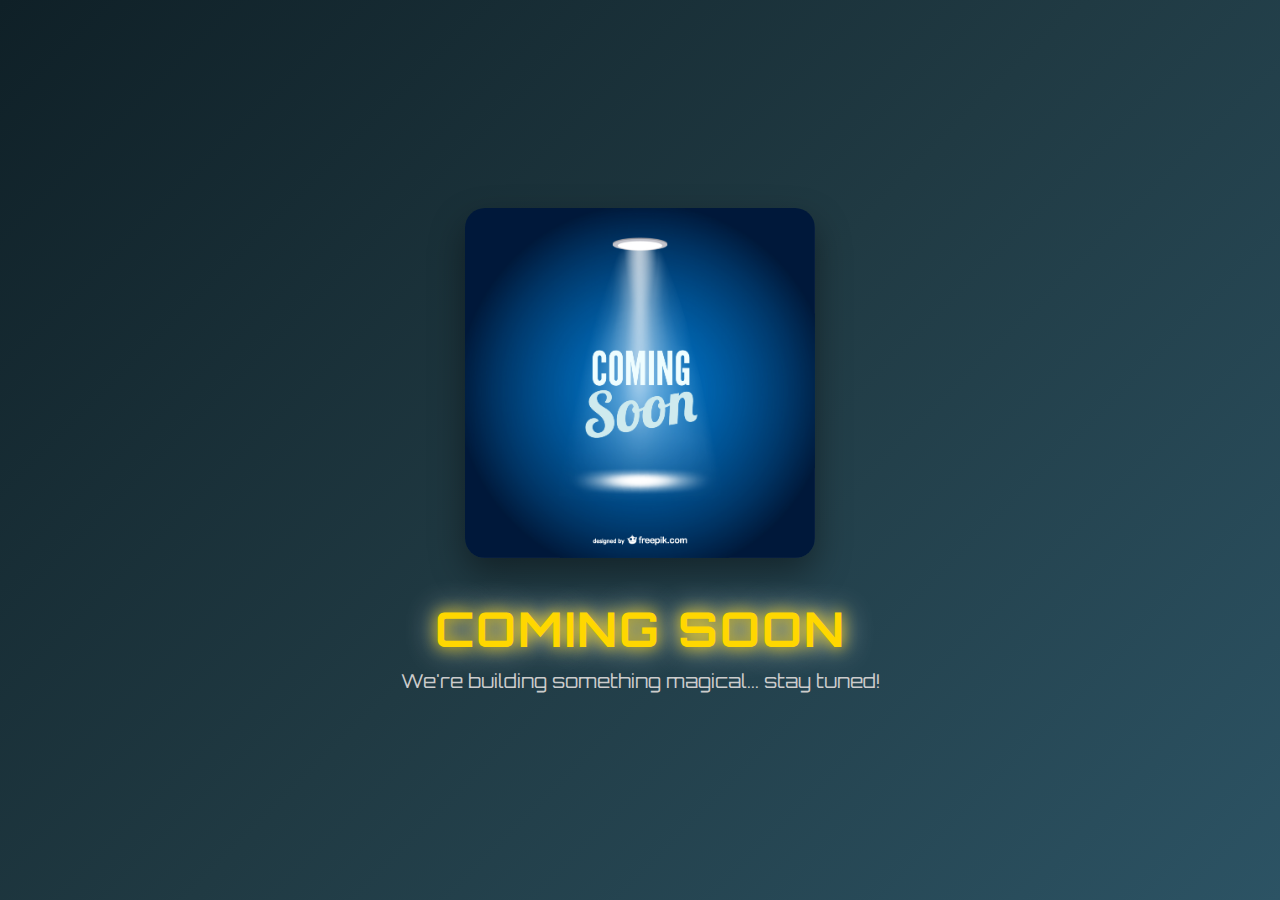
<file: comingsoon.html>
<!DOCTYPE html>
<html lang="en">
<head>
  <meta charset="UTF-8" />
  <meta name="viewport" content="width=device-width, initial-scale=1.0"/>
  <title>Coming Soon</title>
  <link href="https://fonts.googleapis.com/css2?family=Orbitron:wght@600&display=swap" rel="stylesheet">
  <style>
    * {
      margin: 0;
      padding: 0;
      box-sizing: border-box;
    }

    body {
      font-family: 'Orbitron', sans-serif;
      background: linear-gradient(135deg, #0f2027, #203a43, #2c5364);
      color: #fff;
      display: flex;
      flex-direction: column;
      justify-content: center;
      align-items: center;
      min-height: 100vh;
      overflow: hidden;
      text-align: center;
    }

    .w1 {
      height: 350px;
      max-width: 90%;
      margin-bottom: 40px;
      animation: float 3s ease-in-out infinite;
    }

    .w1 img {
      max-height: 100%;
      max-width: 100%;
      object-fit: contain;
      border-radius: 20px;
      box-shadow: 0 15px 35px rgba(0, 0, 0, 0.4);
    }

    h1 {
      font-size: 3rem;
      letter-spacing: 2px;
      color: #FFD700;
      text-shadow: 0 0 15px #FFD700, 0 0 30px #fff;
      animation: glow 2s ease-in-out infinite alternate;
    }

    p {
      font-size: 1.2rem;
      margin-top: 10px;
      color: #ccc;
    }

    @keyframes float {
      0%, 100% {
        transform: translateY(0px);
      }
      50% {
        transform: translateY(-20px);
      }
    }

    @keyframes glow {
      from {
        text-shadow: 0 0 10px #FFD700, 0 0 20px #FFA500;
      }
      to {
        text-shadow: 0 0 20px #fff, 0 0 40px #FFD700;
      }
    }

    @media (max-width: 600px) {
      h1 {
        font-size: 2.2rem;
      }

      .w1 {
        height: 250px;
      }
    }
  </style>
</head>
<body>

  <div class="w1">
    <img src="Illustration03.jpg" alt="Coming Soon Illustration">
  </div>

  <h1>COMING SOON</h1>
  <p>We're building something magical... stay tuned!</p>

</body>
</html>
</file>
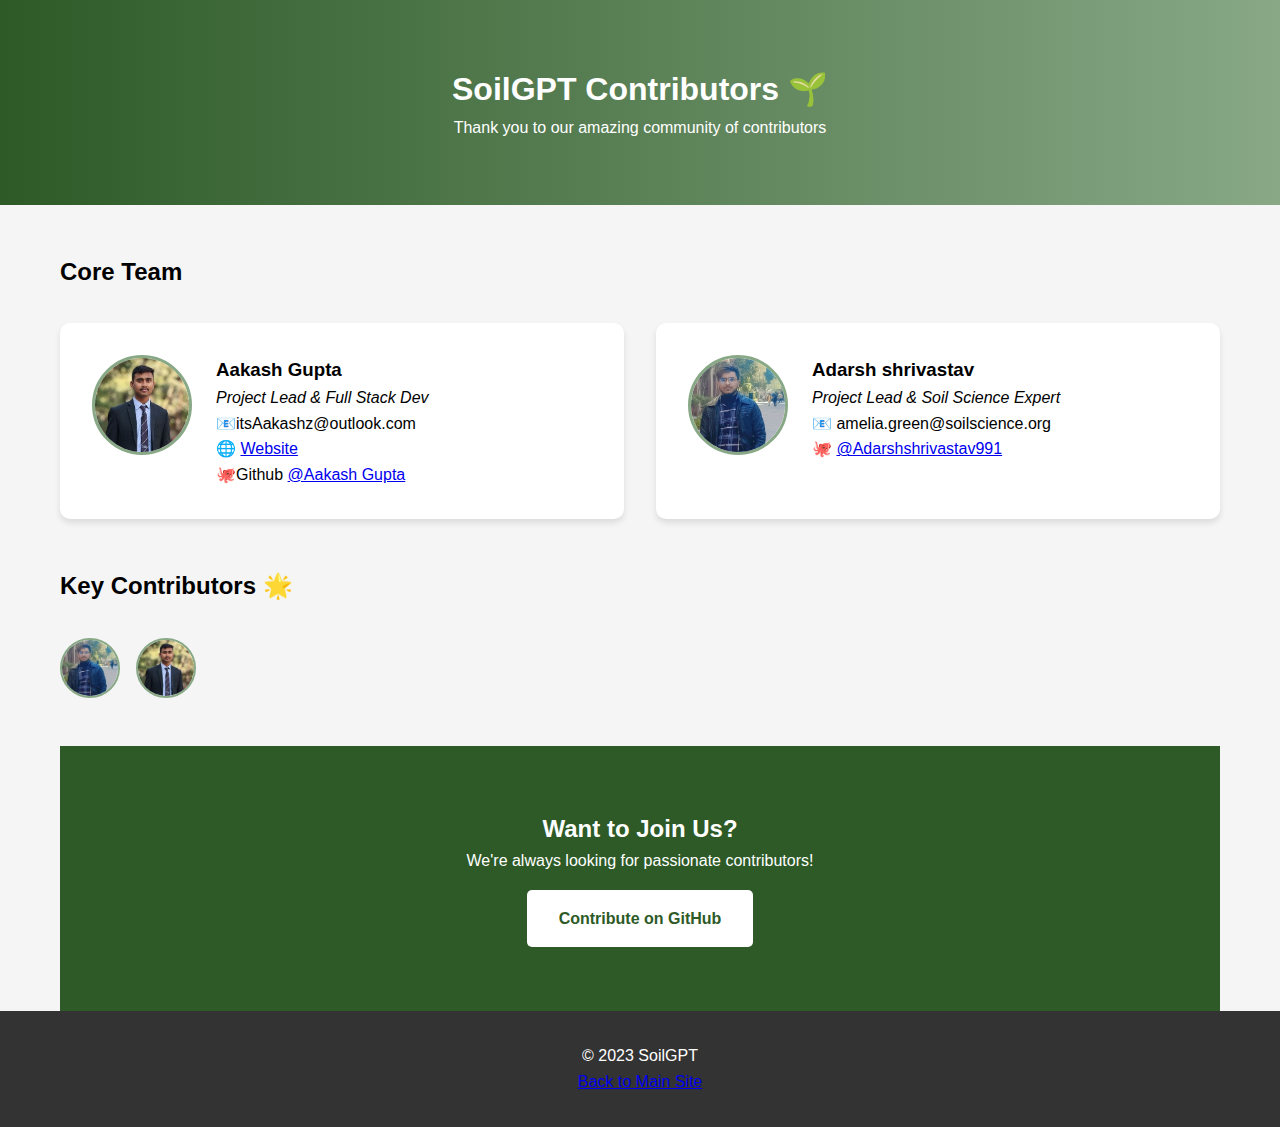
<file: team.html>
<!DOCTYPE html>
<html lang="en">
<head>
    <meta charset="UTF-8">
    <meta name="viewport" content="width=device-width, initial-scale=1.0">
    <title>SoilGPT Contributors</title>
    <style>
        :root {
            --primary-green: #2d5a27;
            --secondary-green: #88a886;
            --background: #f5f5f5;
        }

        * {
            margin: 0;
            padding: 0;
            box-sizing: border-box;
            font-family: 'Segoe UI', Tahoma, Geneva, Verdana, sans-serif;
        }

        body {
            background-color: var(--background);
            line-height: 1.6;
        }

        .header {
            background: linear-gradient(to right, var(--primary-green), var(--secondary-green));
            color: white;
            text-align: center;
            padding: 4rem 1rem;
            margin-bottom: 2rem;
        }

        .container {
            max-width: 1200px;
            margin: 0 auto;
            padding: 0 20px;
        }

        .team-section {
            margin: 3rem 0;
        }

        .team-grid {
            display: grid;
            grid-template-columns: repeat(auto-fit, minmax(300px, 1fr));
            gap: 2rem;
            margin-top: 2rem;
        }

        .team-card {
            background: white;
            padding: 2rem;
            border-radius: 10px;
            box-shadow: 0 4px 6px rgba(0,0,0,0.1);
            transition: transform 0.3s ease;
        }

        .team-card:hover {
            transform: translateY(-5px);
        }

        .contributors-grid {
            display: flex;
            flex-wrap: wrap;
            gap: 1rem;
            margin: 2rem 0;
        }

        .contributor-avatar {
            width: 60px;
            height: 60px;
            border-radius: 50%;
            object-fit: cover;
            border: 2px solid var(--secondary-green);
        }

        .partners-section {
            background: white;
            padding: 2rem;
            margin: 3rem 0;
            text-align: center;
        }

        .partner-logo {
            height: 80px;
            margin: 1rem 2rem;
            opacity: 0.8;
            transition: opacity 0.3s ease;
        }

        .partner-logo:hover {
            opacity: 1;
        }

        .cta-section {
            text-align: center;
            padding: 4rem 0;
            background: var(--primary-green);
            color: white;
        }

        .github-button {
            display: inline-block;
            background: white;
            color: var(--primary-green);
            padding: 1rem 2rem;
            text-decoration: none;
            border-radius: 5px;
            margin-top: 1rem;
            font-weight: bold;
        }

        footer {
            text-align: center;
            padding: 2rem;
            background: #333;
            color: white;
        }
        .team-card-content {
            display: flex;
            gap: 1.5rem;
            align-items: flex-start;
        }
        
        .team-avatar-container {
            flex-shrink: 0;
        }
        
        .team-avatar {
            width: 100px;
            height: 100px;
            border-radius: 50%;
            object-fit: cover;
            border: 3px solid var(--secondary-green);
        }
        
        .team-info {
            flex-grow: 1;
        }
        
        @media (max-width: 768px) {
            .team-avatar {
                width: 80px;
                height: 80px;
            }
            .team-card-content {
                gap: 1rem;
            }
        }
    </style>
</head>
<body>
    <header class="header">
        <h1>SoilGPT Contributors 🌱</h1>
        <p>Thank you to our amazing community of contributors</p>
    </header>

    <div class="container">
        <section class="team-section">
            <h2>Core Team</h2>
            <div class="team-grid">
                <div class="team-card">
                    <div class="team-card-content">
                        <div class="team-avatar-container">
                            <img src="./assets/aakash.jpg" alt="Aakash Gupta" class="team-avatar">
                        </div>
                        <div class="team-info">
                            <h3>Aakash Gupta</h3>
                            <p><em>Project Lead & Full Stack Dev</em></p>
                            <p>📧itsAakashz@outlook.com</p>
                            <p>🌐 <a href="https://aakashuuuu.is-a.dev/">Website</a></p>
                            <p>🐙Github <a href="https://github.com/itsAakashz">@Aakash Gupta</a></p>
                        </div>
                    </div>
                </div>

                <div class="team-card">
                    <div class="team-card-content">
                        <div class="team-avatar-container">
                            <img src="./assets/adarsh.jpg" alt="Dr. Amelia Green" class="team-avatar">
                        </div>
                        <div class="team-info">
                            <h3>Adarsh shrivastav</h3>
                            <p><em>Project Lead & Soil Science Expert</em></p>
                            <p>📧 amelia.green@soilscience.org</p>
                            <p>🐙 <a href="https://github.com/Adarshshrivastav991">@Adarshshrivastav991</a></p>
                        </div>
                    </div>
                </div>

            </div>
        </section>

        <section class="team-section">
            <h2>Key Contributors 🌟</h2>
            <div class="contributors-grid">
                <!-- Add contributor avatars -->
                <img src="./assets/adarsh.jpg" alt="Contributor" class="contributor-avatar">
                <img src="./assets/aakash.jpg" alt="Contributor" class="contributor-avatar">
                <!-- Add more as needed -->
            </div>
        </section>

        <!-- <section class="partners-section">
            <h2>Institutional Partners 🤝</h2>
            <img src="placeholder-partner1.png" alt="Partner 1" class="partner-logo">
            <img src="placeholder-partner2.png" alt="Partner 2" class="partner-logo">
            <img src="placeholder-partner3.png" alt="Partner 3" class="partner-logo">
        </section> -->

        <section class="cta-section">
            <h2>Want to Join Us?</h2>
            <p>We're always looking for passionate contributors!</p>
            <a href="https://github.com/itsAakashz/solution_challenge_proto" class="github-button">
                Contribute on GitHub
            </a>
        </section>
    </div>

    <footer>
        <p>© 2023 SoilGPT</p>
        <p><a href="/">Back to Main Site</a></p>
    </footer>
</body>
</html>
</file>
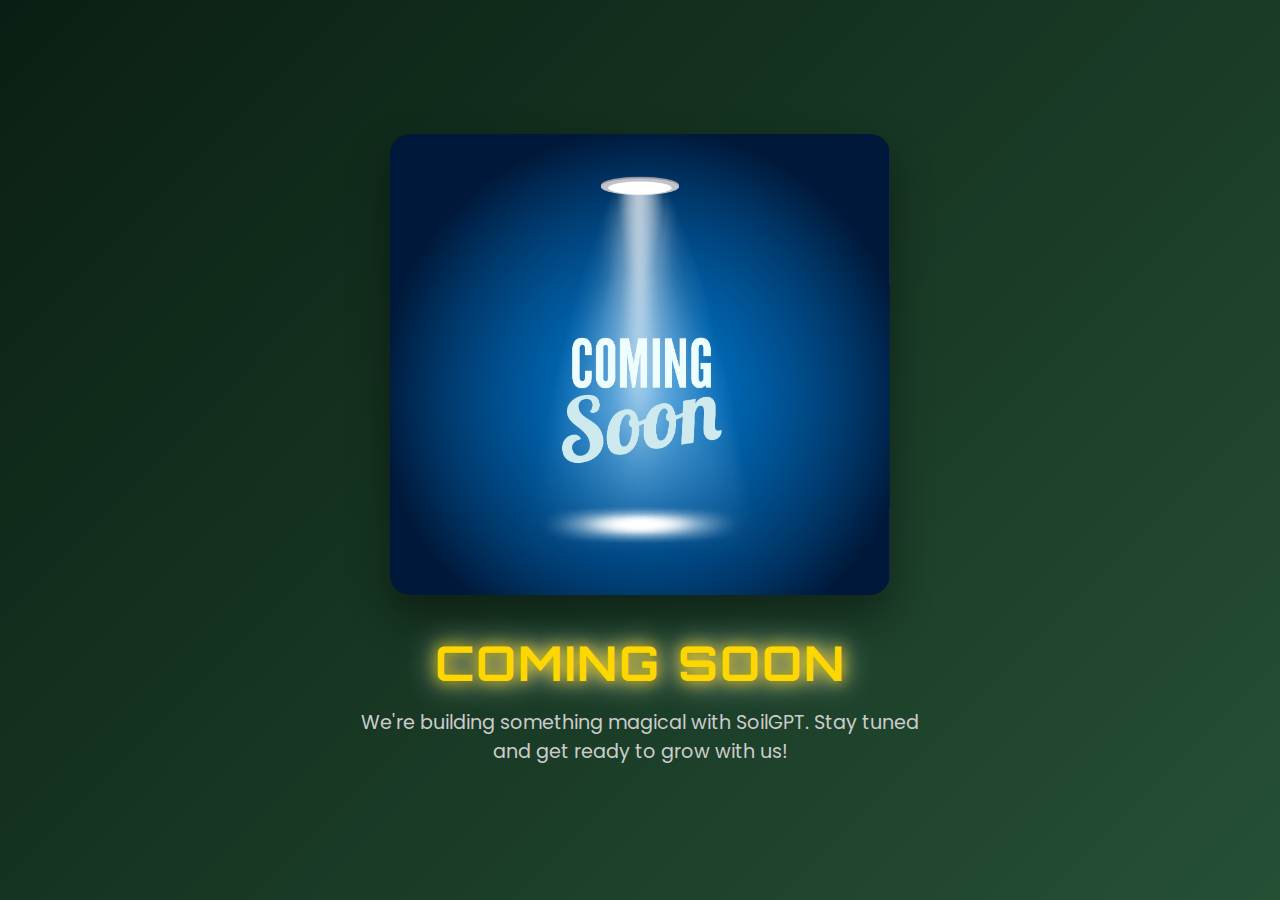
<file: pages/comingsoon.html>
<!DOCTYPE html>
<html lang="en">
<head>
  <meta charset="UTF-8" />
  <meta name="viewport" content="width=device-width, initial-scale=1.0"/>
  <title>SoilGPT</title>
  <link href="https://fonts.googleapis.com/css2?family=Orbitron:wght@600&family=Poppins:wght@400;600&display=swap" rel="stylesheet">
  <style>
    :root {
      --primary-green: #1a472a;
      --accent-orange: #FF7F3F;
      --growth-yellow: #FFD700;
      --dark-bg: #0a1f13;
      --soil-brown: #8D6E63;
      --tech-blue: #4A90E2;
      --light-green: #e8f5e9;
      --white: #ffffff;
      --transition-base: cubic-bezier(0.22, 1, 0.36, 1);
      --animation-duration: 0.4s;
    }

    * {
      margin: 0;
      padding: 0;
      box-sizing: border-box;
    }

    html {
      scroll-behavior: smooth;
    }

    body {
      font-family: 'Poppins', sans-serif;
      background: linear-gradient(135deg, var(--dark-bg) 0%, rgba(26, 71, 42, 0.95) 100%);
      color: var(--white);
      min-height: 100vh;
      display: flex;
      flex-direction: column;
      align-items: center;
      justify-content: center;
      padding: 20px;
      overflow: hidden;
    }

    .w1 {
      width: 90%;
      max-width: 500px;
      animation: float 3s ease-in-out infinite;
      transition: transform 0.3s ease-in-out;
    }

    .w1 img {
      width: 100%;
      border-radius: 20px;
      box-shadow: 0 20px 40px rgba(0, 0, 0, 0.4);
    }

    h1 {
      font-size: 3rem;
      letter-spacing: 2px;
      color: var(--growth-yellow);
      margin-top: 30px;
      font-family: 'Orbitron', sans-serif;
      text-shadow: 0 0 15px var(--growth-yellow), 0 0 30px #fff;
      animation: glow 2s ease-in-out infinite alternate;
    }

    p {
      font-size: 1.2rem;
      margin-top: 15px;
      color: #ccc;
      text-align: center;
      max-width: 600px;
      animation: fadeIn 2s ease-in forwards;
    }

    .wave {
      position: absolute;
      bottom: 0;
      width: 100%;
      height: 150px;
      background: url('https://svgshare.com/i/150U.svg') repeat-x;
      background-size: cover;
      animation: waveAnimation 10s linear infinite;
    }

    @keyframes float {
      0%, 100% {
        transform: translateY(0);
      }
      50% {
        transform: translateY(-20px);
      }
    }

    @keyframes glow {
      from {
        text-shadow: 0 0 10px #FFD700, 0 0 20px #FFA500;
      }
      to {
        text-shadow: 0 0 20px #fff, 0 0 40px #FFD700;
      }
    }

    @keyframes fadeIn {
      0% {
        opacity: 0;
        transform: translateY(20px);
      }
      100% {
        opacity: 1;
        transform: translateY(0);
      }
    }

    @keyframes waveAnimation {
      0% { background-position-x: 0; }
      100% { background-position-x: 1000px; }
    }

    @media (max-width: 600px) {
      h1 {
        font-size: 2.2rem;
      }

      .w1 {
        max-width: 300px;
      }
    }
  </style>
</head>
<body>

  <div class="w1">
    <img src="../assets/comingSoon.jpg" alt="Coming Soon">
  </div>

  <h1>COMING SOON</h1>
  <p>We're building something magical with SoilGPT. Stay tuned and get ready to grow with us!</p>

  <div class="wave"></div>

</body>
</html>
</file>
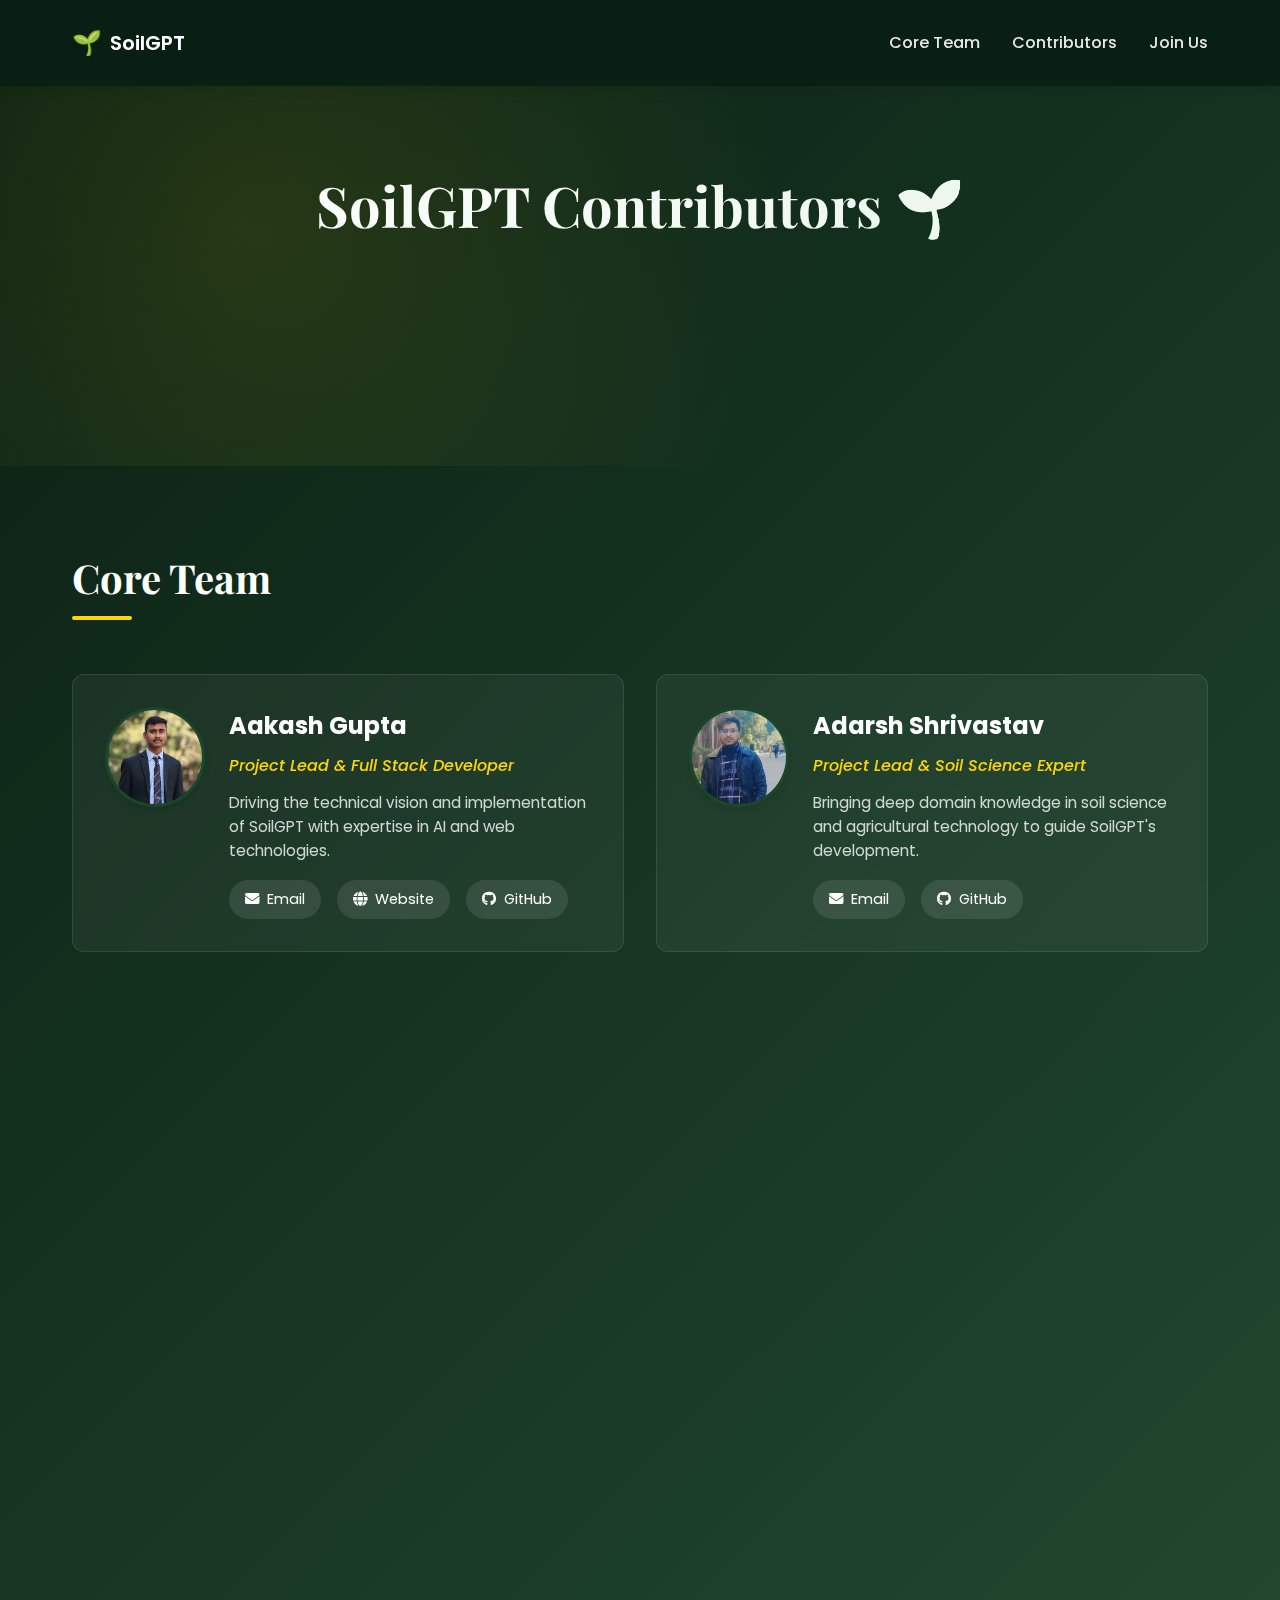
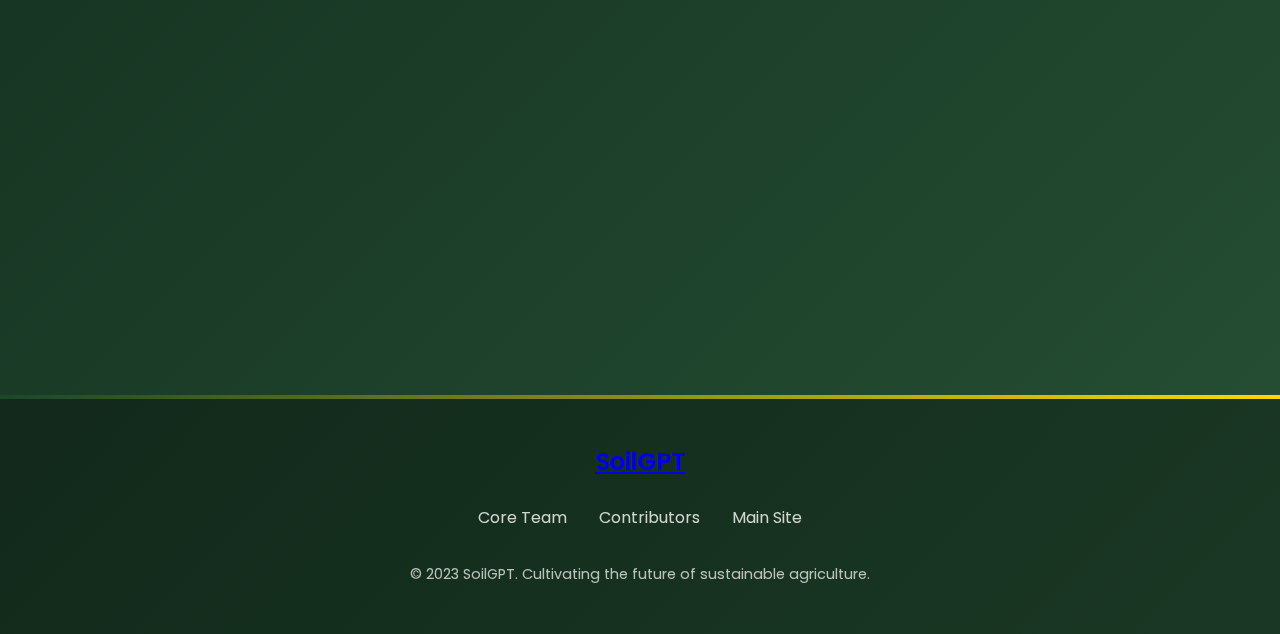
<file: pages/team.html>
<!DOCTYPE html>
<html lang="en">
<head>
    <meta charset="UTF-8">
    <meta name="viewport" content="width=device-width, initial-scale=1.0">
    <title>SoilGPT Contributors</title>
    <link rel="stylesheet" href="https://cdnjs.cloudflare.com/ajax/libs/font-awesome/6.4.0/css/all.min.css">
    <link href="https://fonts.googleapis.com/css2?family=Poppins:wght@300;400;500;600;700&family=Playfair+Display:wght@400;500;600&display=swap" rel="stylesheet">
    <style>
        :root {
            --primary-green: #1a472a;
            --accent-orange: #FF7F3F;
            --growth-yellow: #FFD700;
            --dark-bg: #0a1f13;
            --soil-brown: #8D6E63;
            --tech-blue: #4A90E2;
            --light-green: #e8f5e9;
            --white: #ffffff;
            --transition-base: cubic-bezier(0.22, 1, 0.36, 1);
            --animation-duration: 0.4s;
            --shadow-sm: 0 1px 3px rgba(0,0,0,0.12);
            --shadow-md: 0 4px 6px rgba(0,0,0,0.1);
            --shadow-lg: 0 10px 25px rgba(0,0,0,0.1);
        }

        * {
            margin: 0;
            padding: 0;
            box-sizing: border-box;
        }

        html {
            scroll-behavior: smooth;
        }

        body {
            font-family: 'Poppins', sans-serif;
            background: linear-gradient(135deg, var(--dark-bg) 0%, rgba(26, 71, 42, 0.95) 100%);
            color: var(--white);
            line-height: 1.6;
            min-height: 100vh;
            overflow-x: hidden;
            -webkit-font-smoothing: antialiased;
        }

        /* Header Styles */
        header {
            padding: 1.5rem 0;
            background: rgba(10, 31, 19, 0.95);
            position: fixed;
            width: 100%;
            top: 0;
            z-index: 1000;
            backdrop-filter: blur(8px);
            transition: all var(--animation-duration) var(--transition-base);
            box-shadow: 0 2px 10px rgba(0, 0, 0, 0.1);
        }

        header.scrolled {
            padding: 1rem 0;
            background: rgba(10, 31, 19, 0.98);
            box-shadow: 0 0.5rem 2rem rgba(0, 0, 0, 0.2);
        }

        .header-container {
            max-width: 1200px;
            margin: 0 auto;
            padding: 0 2rem;
            display: flex;
            justify-content: space-between;
            align-items: center;
        }

        .logo {
            display: flex;
            align-items: center;
            text-decoration: none;
            color: var(--white);
            font-weight: 600;
            font-size: 1.25rem;
            transition: transform 0.3s ease;
        }

        .logo:hover {
            transform: scale(1.05);
        }

        .logo-icon {
            font-size: 1.5rem;
            margin-right: 0.5rem;
            color: var(--growth-yellow);
        }

        .nav-links {
            display: flex;
            gap: 2rem;
        }

        .nav-link {
            color: var(--white);
            text-decoration: none;
            font-weight: 500;
            position: relative;
            transition: color 0.3s ease;
            opacity: 0.9;
        }

        .nav-link:hover {
            color: var(--growth-yellow);
            opacity: 1;
        }

        .nav-link::after {
            content: '';
            position: absolute;
            bottom: -5px;
            left: 0;
            width: 0;
            height: 2px;
            background: var(--growth-yellow);
            transition: width 0.3s ease;
        }

        .nav-link:hover::after {
            width: 100%;
        }

        /* Hero Section */
        .hero {
            padding: 10rem 2rem 6rem;
            text-align: center;
            position: relative;
            overflow: hidden;
        }

        .hero::before {
            content: '';
            position: absolute;
            top: 0;
            left: 0;
            width: 100%;
            height: 100%;
            background: radial-gradient(circle at 20% 50%, rgba(255, 215, 0, 0.1) 0%, transparent 50%);
            z-index: -1;
        }

        .hero h1 {
            font-family: 'Playfair Display', serif;
            font-size: 3.5rem;
            margin-bottom: 1.5rem;
            background: linear-gradient(to right, var(--white), var(--light-green));
            -webkit-background-clip: text;
            background-clip: text;
            color: transparent;
            animation: fadeInDown 1s ease;
        }

        .hero p {
            font-size: 1.25rem;
            max-width: 700px;
            margin: 0 auto 2rem;
            opacity: 0.9;
            animation: fadeInUp 1s ease 0.2s forwards;
            opacity: 0;
        }

        .hero-emoji {
            display: inline-block;
            animation: float 3s ease-in-out infinite;
        }

        /* Main Container */
        .container {
            max-width: 1200px;
            margin: 0 auto;
            padding: 0 2rem;
        }

        /* Team Section */
        .team-section {
            margin: 5rem 0;
            opacity: 0;
            transform: translateY(20px);
            transition: opacity 0.6s ease, transform 0.6s ease;
        }

        .team-section.visible {
            opacity: 1;
            transform: translateY(0);
        }

        .section-title {
            font-family: 'Playfair Display', serif;
            font-size: 2.5rem;
            color: var(--white);
            margin-bottom: 2rem;
            position: relative;
            display: inline-block;
        }

        .section-title::after {
            content: '';
            position: absolute;
            bottom: -10px;
            left: 0;
            width: 60px;
            height: 4px;
            background: var(--growth-yellow);
            border-radius: 2px;
        }

        .team-grid {
            display: grid;
            grid-template-columns: repeat(auto-fit, minmax(350px, 1fr));
            gap: 2rem;
            margin-top: 2rem;
        }

        .team-card {
            background: rgba(255, 255, 255, 0.05);
            backdrop-filter: blur(10px);
            padding: 2rem;
            border-radius: 12px;
            border: 1px solid rgba(255, 255, 255, 0.1);
            transition: all 0.4s var(--transition-base);
            position: relative;
            overflow: hidden;
        }

        .team-card::before {
            content: '';
            position: absolute;
            top: 0;
            left: 0;
            width: 4px;
            height: 0;
            background: var(--growth-yellow);
            transition: height 0.6s ease;
        }

        .team-card:hover {
            transform: translateY(-10px);
            box-shadow: var(--shadow-lg);
            background: rgba(255, 255, 255, 0.08);
            border-color: rgba(255, 255, 255, 0.2);
        }

        .team-card:hover::before {
            height: 100%;
        }

        .team-card-content {
            display: flex;
            gap: 1.5rem;
            align-items: flex-start;
            position: relative;
            z-index: 1;
        }

        .team-avatar-container {
            flex-shrink: 0;
            position: relative;
        }

        .team-avatar {
            width: 100px;
            height: 100px;
            border-radius: 50%;
            object-fit: cover;
            border: 3px solid var(--primary-green);
            transition: all 0.4s var(--transition-base);
            box-shadow: var(--shadow-md);
        }

        /* Fallback for missing images */
        .team-avatar-fallback {
            width: 100px;
            height: 100px;
            border-radius: 50%;
            background-color: var(--soil-brown);
            display: flex;
            align-items: center;
            justify-content: center;
            color: white;
            font-weight: bold;
            font-size: 2rem;
            border: 3px solid var(--primary-green);
            transition: all 0.4s var(--transition-base);
            box-shadow: var(--shadow-md);
        }

        .team-card:hover .team-avatar,
        .team-card:hover .team-avatar-fallback {
            transform: scale(1.05);
            border-color: var(--growth-yellow);
            box-shadow: 0 5px 15px rgba(255, 215, 0, 0.3);
        }

        .team-info {
            flex-grow: 1;
        }

        .team-info h3 {
            font-size: 1.5rem;
            margin-bottom: 0.5rem;
            color: var(--white);
        }

        .team-info .role {
            font-style: italic;
            color: var(--growth-yellow);
            margin-bottom: 0.75rem;
            display: block;
            font-weight: 500;
        }

        .team-info p {
            color: rgba(255, 255, 255, 0.8);
            margin-bottom: 1rem;
            font-size: 0.95rem;
        }

        .team-contact {
            display: flex;
            flex-wrap: wrap;
            gap: 1rem;
            margin-top: 1rem;
        }

        .contact-link {
            display: inline-flex;
            align-items: center;
            color: var(--white);
            text-decoration: none;
            font-size: 0.9rem;
            padding: 0.5rem 1rem;
            border-radius: 50px;
            background: rgba(255, 255, 255, 0.1);
            transition: all 0.3s ease;
        }

        .contact-link:hover {
            background: rgba(255, 255, 255, 0.2);
            transform: translateY(-2px);
        }

        .contact-link i {
            margin-right: 0.5rem;
            font-size: 0.9rem;
        }

        /* Contributors Section */
        .contributors-section {
            background: rgba(255, 255, 255, 0.03);
            padding: 4rem 2rem;
            border-radius: 12px;
            margin: 5rem 0;
            border: 1px solid rgba(255, 255, 255, 0.05);
            opacity: 0;
            transform: translateY(20px);
            transition: opacity 0.6s ease 0.2s, transform 0.6s ease 0.2s;
        }

        .contributors-section.visible {
            opacity: 1;
            transform: translateY(0);
        }

        .contributors-grid {
            display: flex;
            flex-wrap: wrap;
            justify-content: center;
            gap: 1.5rem;
            margin-top: 2rem;
        }

        .contributor-item {
            position: relative;
            transition: all 0.4s var(--transition-base);
        }

        .contributor-avatar {
            width: 70px;
            height: 70px;
            border-radius: 50%;
            object-fit: cover;
            border: 3px solid var(--primary-green);
            transition: all 0.4s var(--transition-base);
            box-shadow: var(--shadow-sm);
        }

        .contributor-avatar-fallback {
            width: 70px;
            height: 70px;
            border-radius: 50%;
            background-color: var(--soil-brown);
            display: flex;
            align-items: center;
            justify-content: center;
            color: white;
            font-weight: bold;
            font-size: 1.5rem;
            border: 3px solid var(--primary-green);
            transition: all 0.4s var(--transition-base);
            box-shadow: var(--shadow-sm);
        }

        .contributor-item:hover .contributor-avatar,
        .contributor-item:hover .contributor-avatar-fallback {
            transform: scale(1.1) rotate(5deg);
            border-color: var(--growth-yellow);
            box-shadow: 0 5px 15px rgba(255, 215, 0, 0.3);
        }

        .contributor-tooltip {
            position: absolute;
            bottom: 100%;
            left: 50%;
            transform: translateX(-50%) translateY(-10px);
            background: var(--primary-green);
            color: white;
            padding: 0.5rem 1rem;
            border-radius: 50px;
            font-size: 0.8rem;
            white-space: nowrap;
            opacity: 0;
            visibility: hidden;
            transition: all 0.3s ease;
            z-index: 10;
            box-shadow: var(--shadow-sm);
        }

        .contributor-tooltip::after {
            content: '';
            position: absolute;
            top: 100%;
            left: 50%;
            transform: translateX(-50%);
            border-width: 5px;
            border-style: solid;
            border-color: var(--primary-green) transparent transparent transparent;
        }

        .contributor-item:hover .contributor-tooltip {
            opacity: 1;
            visibility: visible;
            transform: translateX(-50%) translateY(-15px);
        }

        /* CTA Section */
        .cta-section {
            text-align: center;
            padding: 6rem 2rem;
            background: linear-gradient(135deg, var(--primary-green), var(--dark-bg));
            color: var(--white);
            border-radius: 12px;
            margin: 5rem 0;
            position: relative;
            overflow: hidden;
            opacity: 0;
            transform: translateY(20px);
            transition: opacity 0.6s ease 0.4s, transform 0.6s ease 0.4s;
        }

        .cta-section.visible {
            opacity: 1;
            transform: translateY(0);
        }

        .cta-section::before {
            content: '';
            position: absolute;
            top: -50%;
            left: -50%;
            width: 200%;
            height: 200%;
            background: radial-gradient(circle, rgba(255,255,255,0.1) 0%, rgba(255,255,255,0) 70%);
            animation: pulse 8s infinite linear;
        }

        .cta-section h2 {
            font-family: 'Playfair Display', serif;
            font-size: 2.5rem;
            margin-bottom: 1.5rem;
            position: relative;
            display: inline-block;
        }

        .cta-section h2::after {
            content: '';
            position: absolute;
            bottom: -10px;
            left: 50%;
            transform: translateX(-50%);
            width: 60px;
            height: 4px;
            background: var(--growth-yellow);
            border-radius: 2px;
        }

        .cta-section p {
            max-width: 700px;
            margin: 0 auto 2rem;
            font-size: 1.1rem;
            opacity: 0.9;
        }

        .github-button {
            display: inline-flex;
            align-items: center;
            justify-content: center;
            background: var(--white);
            color: var(--primary-green);
            padding: 1rem 2rem;
            text-decoration: none;
            border-radius: 50px;
            margin-top: 1rem;
            font-weight: 600;
            transition: all 0.4s var(--transition-base);
            position: relative;
            overflow: hidden;
            box-shadow: 0 4px 15px rgba(0, 0, 0, 0.1);
        }

        .github-button::after {
            content: '';
            position: absolute;
            top: 0;
            left: 0;
            width: 100%;
            height: 100%;
            background: linear-gradient(to right, transparent 0%, rgba(255,255,255,0.3) 100%);
            transform: translateX(-100%);
            transition: transform 0.6s ease;
        }

        .github-button:hover {
            transform: translateY(-5px);
            box-shadow: 0 10px 25px rgba(0, 0, 0, 0.2);
        }

        .github-button:hover::after {
            transform: translateX(100%);
        }

        .github-button i {
            margin-right: 0.75rem;
            font-size: 1.2rem;
        }

        /* Footer */
        footer {
            text-align: center;
            padding: 3rem 2rem;
            background: rgba(0, 0, 0, 0.3);
            color: var(--white);
            position: relative;
            margin-top: 5rem;
        }

        footer::before {
            content: '';
            position: absolute;
            top: 0;
            left: 0;
            right: 0;
            height: 4px;
            background: linear-gradient(to right, var(--primary-green), var(--growth-yellow));
        }

        .footer-logo {
            font-size: 1.5rem;
            font-weight: 600;
            margin-bottom: 1.5rem;
            display: inline-block;
        }

        .footer-links {
            display: flex;
            justify-content: center;
            gap: 2rem;
            margin-bottom: 2rem;
            flex-wrap: wrap;
        }

        .footer-link {
            color: var(--white);
            text-decoration: none;
            transition: all 0.3s ease;
            opacity: 0.8;
        }

        .footer-link:hover {
            color: var(--growth-yellow);
            opacity: 1;
        }

        .social-links {
            display: flex;
            justify-content: center;
            gap: 1.5rem;
            margin: 2rem 0;
        }

        .social-link {
            display: flex;
            align-items: center;
            justify-content: center;
            width: 40px;
            height: 40px;
            border-radius: 50%;
            background: rgba(255, 255, 255, 0.1);
            color: var(--white);
            transition: all 0.3s ease;
        }

        .social-link:hover {
            background: var(--growth-yellow);
            color: var(--primary-green);
            transform: translateY(-3px);
        }

        .copyright {
            opacity: 0.7;
            font-size: 0.9rem;
        }

        /* Animations */
        @keyframes fadeInDown {
            from {
                opacity: 0;
                transform: translateY(-30px);
            }
            to {
                opacity: 1;
                transform: translateY(0);
            }
        }

        @keyframes fadeInUp {
            from {
                opacity: 0;
                transform: translateY(30px);
            }
            to {
                opacity: 1;
                transform: translateY(0);
            }
        }

        @keyframes float {
            0%, 100% {
                transform: translateY(0);
            }
            50% {
                transform: translateY(-10px);
            }
        }

        @keyframes pulse {
            0% {
                transform: rotate(0deg);
            }
            100% {
                transform: rotate(360deg);
            }
        }

        /* Responsive Design */
        @media (max-width: 992px) {
            .hero h1 {
                font-size: 3rem;
            }
        }

        @media (max-width: 768px) {
            .header-container {
                flex-direction: column;
                gap: 1rem;
            }

            .nav-links {
                gap: 1.5rem;
            }

            .hero {
                padding: 8rem 1.5rem 4rem;
            }

            .hero h1 {
                font-size: 2.5rem;
            }

            .team-grid {
                grid-template-columns: 1fr;
            }

            .section-title {
                font-size: 2rem;
            }

            .cta-section h2 {
                font-size: 2rem;
            }
        }

        @media (max-width: 576px) {
            .hero h1 {
                font-size: 2rem;
            }

            .hero p {
                font-size: 1rem;
            }

            .team-card-content {
                flex-direction: column;
                align-items: center;
                text-align: center;
            }

            .team-info h3 {
                margin-top: 1rem;
            }

            .footer-links {
                flex-direction: column;
                gap: 1rem;
            }
        }
    </style>
</head>
<body>
    <!-- Header with Navigation -->
    <header id="header">
        <div class="header-container">
            <a href="/" class="logo">
                <span class="logo-icon">🌱</span>
                <span>SoilGPT</span>
            </a>
            <nav class="nav-links">
                <a href="#core-team" class="nav-link">Core Team</a>
                <a href="#contributors" class="nav-link">Contributors</a>
                <a href="#join-us" class="nav-link">Join Us</a>
            </nav>
        </div>
    </header>

    <!-- Hero Section -->
    <section class="hero">
        <h1>SoilGPT Contributors <span class="hero-emoji">🌱</span></h1>
        <p>Celebrating the brilliant minds cultivating innovation in soil science and technology</p>
    </section>

    <div class="container">
        <!-- Core Team Section -->
        <section class="team-section" id="core-team">
            <h2 class="section-title">Core Team</h2>
            <div class="team-grid">
                <div class="team-card">
                    <div class="team-card-content">
                        <div class="team-avatar-container">
                            <img src="../assets/aakash.jpg" alt="Aakash Gupta" class="team-avatar" onerror="this.onerror=null; this.parentNode.innerHTML='<div class=\'team-avatar-fallback\'>AG</div>';">
                        </div>
                        <div class="team-info">
                            <h3>Aakash Gupta</h3>
                            <span class="role">Project Lead & Full Stack Developer</span>
                            <p>Driving the technical vision and implementation of SoilGPT with expertise in AI and web technologies.</p>
                            <div class="team-contact">
                                <a href="mailto:itsAakashz@outlook.com" class="contact-link">
                                    <i class="fas fa-envelope"></i> Email
                                </a>
                                <a href="https://aakashuuuu.is-a.dev/" target="_blank" class="contact-link">
                                    <i class="fas fa-globe"></i> Website
                                </a>
                                <a href="https://github.com/itsAakashz" target="_blank" class="contact-link">
                                    <i class="fab fa-github"></i> GitHub
                                </a>
                            </div>
                        </div>
                    </div>
                </div>

                <div class="team-card">
                    <div class="team-card-content">
                        <div class="team-avatar-container">
                            <img src="../assets/adarsh.jpg" alt="Adarsh Shrivastav" class="team-avatar" onerror="this.onerror=null; this.parentNode.innerHTML='<div class=\'team-avatar-fallback\'>AS</div>';">
                        </div>
                        <div class="team-info">
                            <h3>Adarsh Shrivastav</h3>
                            <span class="role">Project Lead & Soil Science Expert</span>
                            <p>Bringing deep domain knowledge in soil science and agricultural technology to guide SoilGPT's development.</p>
                            <div class="team-contact">
                                <a href="mailto:adarshshrivasta55@gmail.com" class="contact-link">
                                    <i class="fas fa-envelope"></i> Email
                                </a>
                                <a href="https://github.com/Adarshshrivastav991" target="_blank" class="contact-link">
                                    <i class="fab fa-github"></i> GitHub
                                </a>
                            </div>
                        </div>
                    </div>
                </div>
            </div>
        </section>

        <!-- Contributors Section -->
        <section class="contributors-section" id="contributors">
            <h2 class="section-title">Our Valued Contributors <span>🌟</span></h2>
            <p>These talented individuals have helped grow SoilGPT through their contributions</p>
            <div class="contributors-grid">
                <div class="contributor-item">
                    <img src="../assets/aakash.jpg" alt="Aakash Gupta" class="contributor-avatar" onerror="this.onerror=null; this.parentNode.innerHTML='<div class=\'contributor-avatar-fallback\'>AG</div>';">
                    <div class="contributor-tooltip">Aakash Gupta</div>
                </div>
                <div class="contributor-item">
                    <img src="../assets/adarsh.jpg" alt="Adarsh Shrivastav" class="contributor-avatar" onerror="this.onerror=null; this.parentNode.innerHTML='<div class=\'contributor-avatar-fallback\'>AS</div>';">
                    <div class="contributor-tooltip">Adarsh Shrivastav</div>
                </div>
            </div>
        </section>

        <!-- CTA Section -->
        <section class="cta-section" id="join-us">
            <h2>Ready to Cultivate Change With Us?</h2>
            <p>Join our growing community of developers, scientists, and agriculture enthusiasts</p>
            <a href="mailto:itsAakashz@outlook.com" class="github-button" target="_blank">
                <i class="fab fa-github"></i> Mail for  Contribute
            </a>
        </section>
    </div>

    <!-- Footer -->
    <footer>
        <a href="https://soilgpt.me/" class="footer-logo">SoilGPT</a>
        <div class="footer-links">
            <a href="#core-team" class="footer-link">Core Team</a>
            <a href="#contributors" class="footer-link">Contributors</a>
            <a href="https://soilgpt.me/" class="footer-link">Main Site</a> 
            <!-- <a href="./" class="footer-link">Documentation</a>
            <a href="#" class="footer-link">Contact</a> -->
        </div>
        <!-- <div class="social-links">
            <a href="#" class="social-link"><i class="fab fa-twitter"></i></a>
            <a href="#" class="social-link"><i class="fab fa-github"></i></a>
            <a href="#" class="social-link"><i class="fab fa-linkedin-in"></i></a>
            <a href="#" class="social-link"><i class="fas fa-envelope"></i></a>
        </div> -->
        <p class="copyright">© 2023 SoilGPT. Cultivating the future of sustainable agriculture.</p>
    </footer>

    <script>
        // Header scroll effect
        const header = document.getElementById('header');
        window.addEventListener('scroll', () => {
            if (window.scrollY > 50) {
                header.classList.add('scrolled');
            } else {
                header.classList.remove('scrolled');
            }
        });

        // Intersection Observer for scroll animations
        const observer = new IntersectionObserver((entries) => {
            entries.forEach(entry => {
                if (entry.isIntersecting) {
                    entry.target.classList.add('visible');
                }
            });
        }, {
            threshold: 0.1
        });

        document.querySelectorAll('.team-section, .contributors-section, .cta-section').forEach(section => {
            observer.observe(section);
        });

        // Emoji animation
        const emojis = document.querySelectorAll('.hero-emoji');
        emojis.forEach(emoji => {
            emoji.style.display = 'inline-block';
            emoji.addEventListener('mouseover', () => {
                emoji.style.transform = 'scale(1.2) rotate(10deg)';
                setTimeout(() => {
                    emoji.style.transform = 'scale(1) rotate(0)';
                }, 300);
            });
        });

        // Smooth scrolling for anchor links
        document.querySelectorAll('a[href^="#"]').forEach(anchor => {
            anchor.addEventListener('click', function(e) {
                e.preventDefault();
                document.querySelector(this.getAttribute('href')).scrollIntoView({
                    behavior: 'smooth'
                });
            });
        });
    </script>
</body>
</html>
</file>
